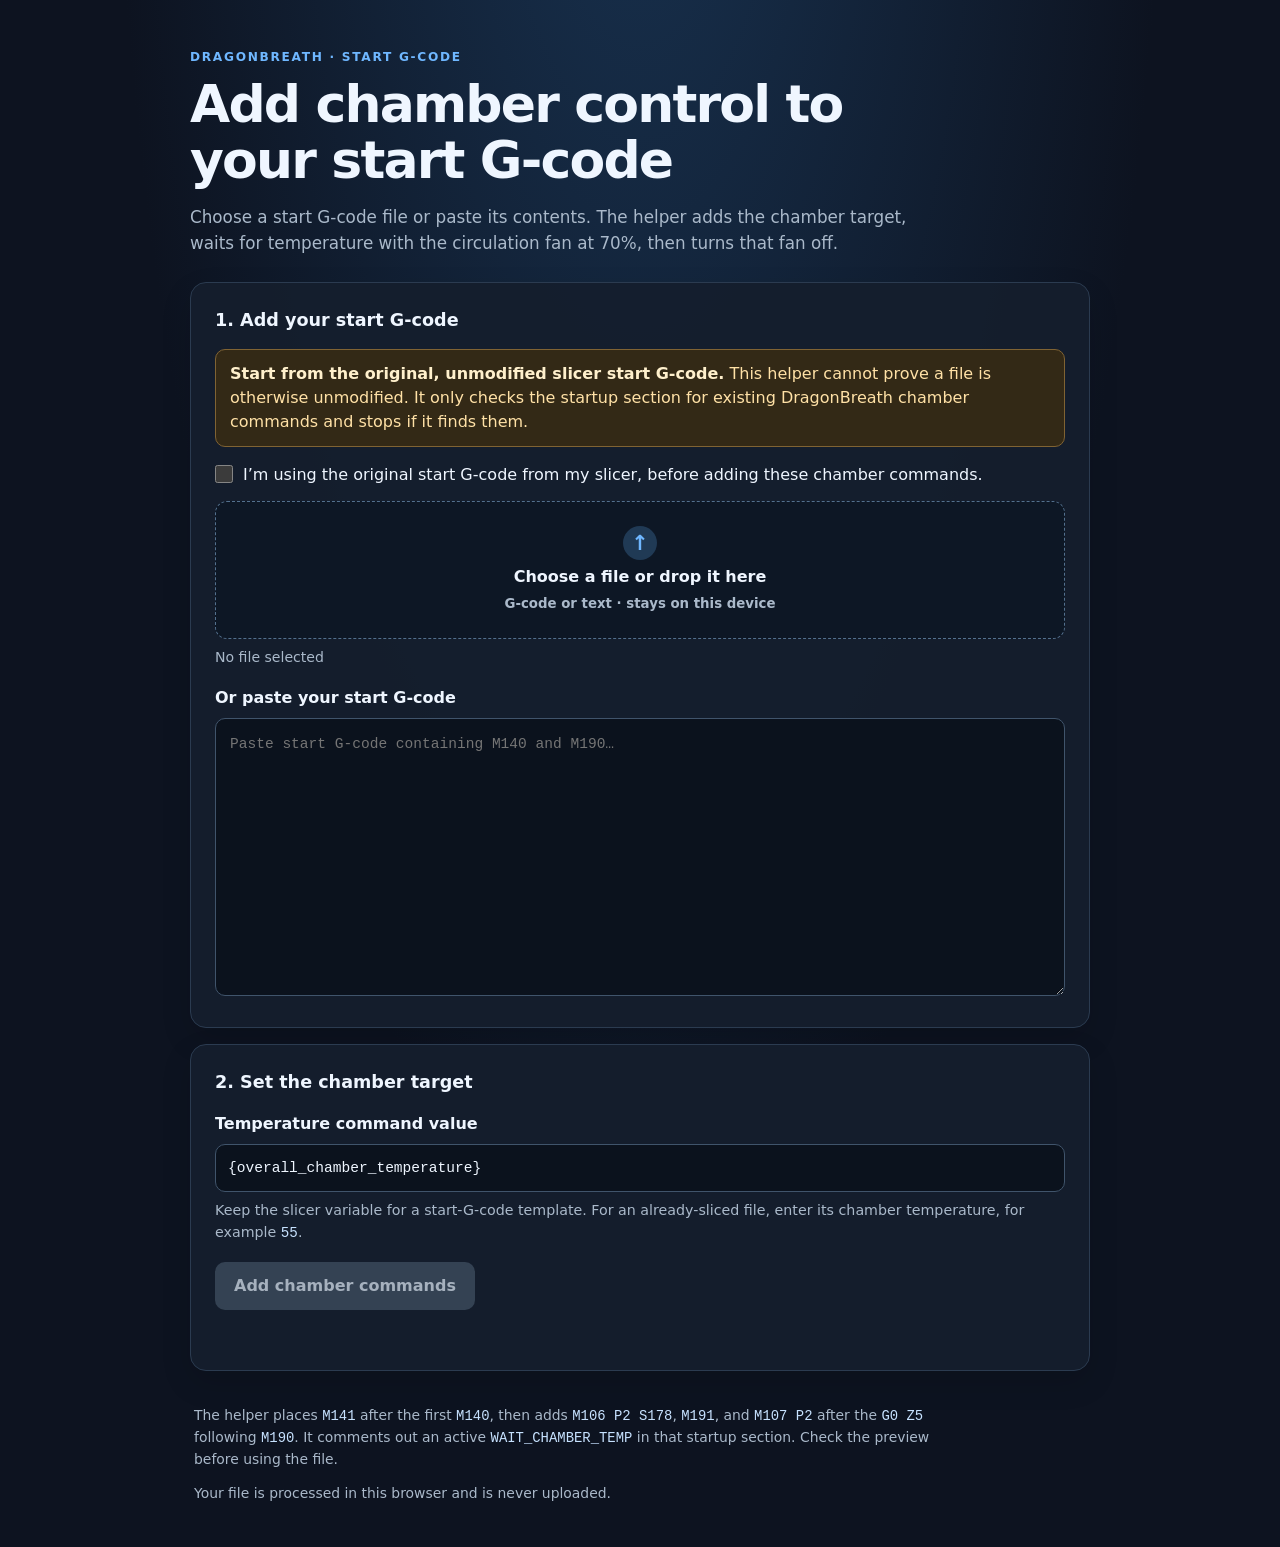
<file: tools/start-gcode-helper/index.html>
<!doctype html>
<html lang="en">
<head>
  <meta charset="utf-8">
  <meta name="viewport" content="width=device-width, initial-scale=1">
  <meta name="theme-color" content="#111827">
  <title>DragonBreath Start G-code Helper</title>
  <link rel="stylesheet" href="style.css">
</head>
<body>
  <main class="shell">
    <header>
      <p class="eyebrow">DRAGONBREATH · START G-CODE</p>
      <h1>Add chamber control to your start G-code</h1>
      <p class="intro">Choose a start G-code file or paste its contents. The helper adds the chamber target, waits for temperature with the circulation fan at 70%, then turns that fan off.</p>
    </header>

    <section class="card" aria-labelledby="upload-title">
      <h2 id="upload-title">1. Add your start G-code</h2>
      <p class="warning"><strong>Start from the original, unmodified slicer start G-code.</strong> This helper cannot prove a file is otherwise unmodified. It only checks the startup section for existing DragonBreath chamber commands and stops if it finds them.</p>
      <label class="confirm-original"><input id="confirm-original" type="checkbox"> I’m using the original start G-code from my slicer, before adding these chamber commands.</label>
      <label class="dropzone" id="dropzone" for="file-input">
        <span class="upload-icon" aria-hidden="true">↑</span>
        <span><strong>Choose a file</strong> or drop it here</span>
        <small>G-code or text · stays on this device</small>
      </label>
      <input id="file-input" type="file" accept=".gcode,.gco,.g,.gc,.txt,text/plain">
      <p id="filename" class="filename" aria-live="polite">No file selected</p>
      <label for="source">Or paste your start G-code</label>
      <textarea id="source" rows="11" spellcheck="false" placeholder="Paste start G-code containing M140 and M190…"></textarea>
    </section>

    <section class="card settings" aria-labelledby="settings-title">
      <h2 id="settings-title">2. Set the chamber target</h2>
      <label for="target">Temperature command value</label>
      <input id="target" type="text" value="{overall_chamber_temperature}" autocomplete="off" spellcheck="false">
      <p class="hint">Keep the slicer variable for a start-G-code template. For an already-sliced file, enter its chamber temperature, for example <code>55</code>.</p>
      <button id="process" type="button" disabled>Add chamber commands</button>
      <p id="status" role="status" aria-live="polite"></p>
    </section>

    <section class="card result" id="result-card" hidden aria-labelledby="result-title">
      <div class="result-heading">
        <div><h2 id="result-title">3. Review and download</h2><p id="result-summary" class="hint"></p></div>
        <button id="download" class="secondary" type="button">Download updated G-code</button>
      </div>
      <textarea id="output" rows="16" spellcheck="false" aria-label="Updated G-code preview"></textarea>
    </section>

    <footer>
      <p>The helper places <code>M141</code> after the first <code>M140</code>, then adds <code>M106 P2 S178</code>, <code>M191</code>, and <code>M107 P2</code> after the <code>G0 Z5</code> following <code>M190</code>. It comments out an active <code>WAIT_CHAMBER_TEMP</code> in that startup section. Check the preview before using the file.</p>
      <p>Your file is processed in this browser and is never uploaded.</p>
    </footer>
  </main>
  <script src="processor.js"></script>
  <script src="app.js"></script>
</body>
</html>
</file>
<file: tools/start-gcode-helper/style.css>
:root {
  color-scheme: dark;
  --bg: #0d1320;
  --card: #151e2d;
  --border: #2b3b50;
  --text: #eff6ff;
  --muted: #aab9ca;
  --blue: #6fb7ff;
  --blue-dark: #123d65;
  --red: #ffb3ad;
}

* { box-sizing: border-box; }
body {
  margin: 0;
  background: radial-gradient(ellipse at 50% -20%, #183250 0, var(--bg) 58%);
  color: var(--text);
  font: 16px/1.5 system-ui, -apple-system, BlinkMacSystemFont, "Segoe UI", sans-serif;
}
.shell { width: min(900px, calc(100% - 32px)); margin: 0 auto; padding: 48px 0 32px; }
header { margin: 0 0 26px; }
.eyebrow { margin: 0 0 10px; color: var(--blue); font-size: .76rem; font-weight: 800; letter-spacing: .14em; }
h1 { max-width: 740px; margin: 0; font-size: clamp(2rem, 6vw, 3.25rem); line-height: 1.08; letter-spacing: -.035em; }
.intro { max-width: 720px; color: var(--muted); font-size: 1.05rem; }
.card { margin: 16px 0; padding: 24px; background: color-mix(in srgb, var(--card) 94%, transparent); border: 1px solid var(--border); border-radius: 16px; box-shadow: 0 12px 30px #0002; }
h2 { margin: 0 0 16px; font-size: 1.1rem; }
label { display: block; margin: 14px 0 8px; font-weight: 650; }
.dropzone { display: grid; min-height: 138px; place-content: center; justify-items: center; gap: 5px; border: 1px dashed #53708d; border-radius: 12px; background: #0d1725; cursor: pointer; text-align: center; }
.dropzone:hover, .dropzone.dragover { border-color: var(--blue); background: #10233a; }
.dropzone small, .hint, .filename { color: var(--muted); }
.upload-icon { display: grid; width: 34px; height: 34px; place-items: center; border-radius: 50%; background: #203a55; color: var(--blue); font-size: 1.3rem; }
#file-input { position: absolute; width: 1px; height: 1px; overflow: hidden; clip: rect(0, 0, 0, 0); }
#file-input:focus-visible + * { outline: 2px solid var(--blue); }
.filename { min-height: 1.5em; margin: 7px 0 18px; font-size: .88rem; }
textarea, input[type="text"] { width: 100%; border: 1px solid #40546b; border-radius: 10px; background: #0b121d; color: var(--text); font: .91rem/1.55 ui-monospace, SFMono-Regular, Consolas, monospace; }
textarea { min-height: 190px; resize: vertical; padding: 14px; tab-size: 2; }
input[type="text"] { padding: 12px; }
textarea:focus, input:focus { outline: 2px solid #559ee3; outline-offset: 1px; }
.hint { margin: 8px 0 18px; font-size: .89rem; }
.warning { margin: 0 0 16px; padding: 12px 14px; border: 1px solid #806333; border-radius: 10px; background: #332916; color: #ffe1a6; }
.warning strong { color: #fff0cc; }
.confirm-original { display: flex; align-items: start; gap: 10px; margin: 0 0 12px; font-weight: 500; }
.confirm-original input { width: 18px; height: 18px; flex: 0 0 auto; margin: 2px 0 0; accent-color: #3185d5; }
button:disabled { background: #344253; color: #a6b1be; cursor: not-allowed; }
code { color: #c7e2ff; }
button { min-height: 46px; padding: 11px 18px; border: 1px solid transparent; border-radius: 10px; background: #3185d5; color: white; font: inherit; font-weight: 750; cursor: pointer; }
button:hover { background: #4499e9; }
button:focus-visible { outline: 3px solid #b5dcff; outline-offset: 2px; }
button.secondary { border-color: #55718d; background: #20344a; }
button.secondary:hover { background: #2b4967; }
#status { min-height: 1.5em; margin: 12px 0 0; color: #a5e5bd; }
#status.error { color: var(--red); }
.result-heading { display: flex; align-items: start; justify-content: space-between; gap: 16px; margin-bottom: 12px; }
.result-heading h2, .result-heading p { margin-top: 0; }
.result-heading p { margin-bottom: 0; }
.result textarea { min-height: 290px; }
footer { max-width: 760px; padding: 4px 4px 0; color: var(--muted); font-size: .87rem; }
footer p + p { margin-top: 6px; }
[hidden] { display: none !important; }
@media (max-width: 640px) {
  .shell { padding-top: 30px; }
  .card { padding: 18px; }
  .result-heading { display: block; }
  .result-heading button { width: 100%; margin-top: 14px; }
}
</file>
